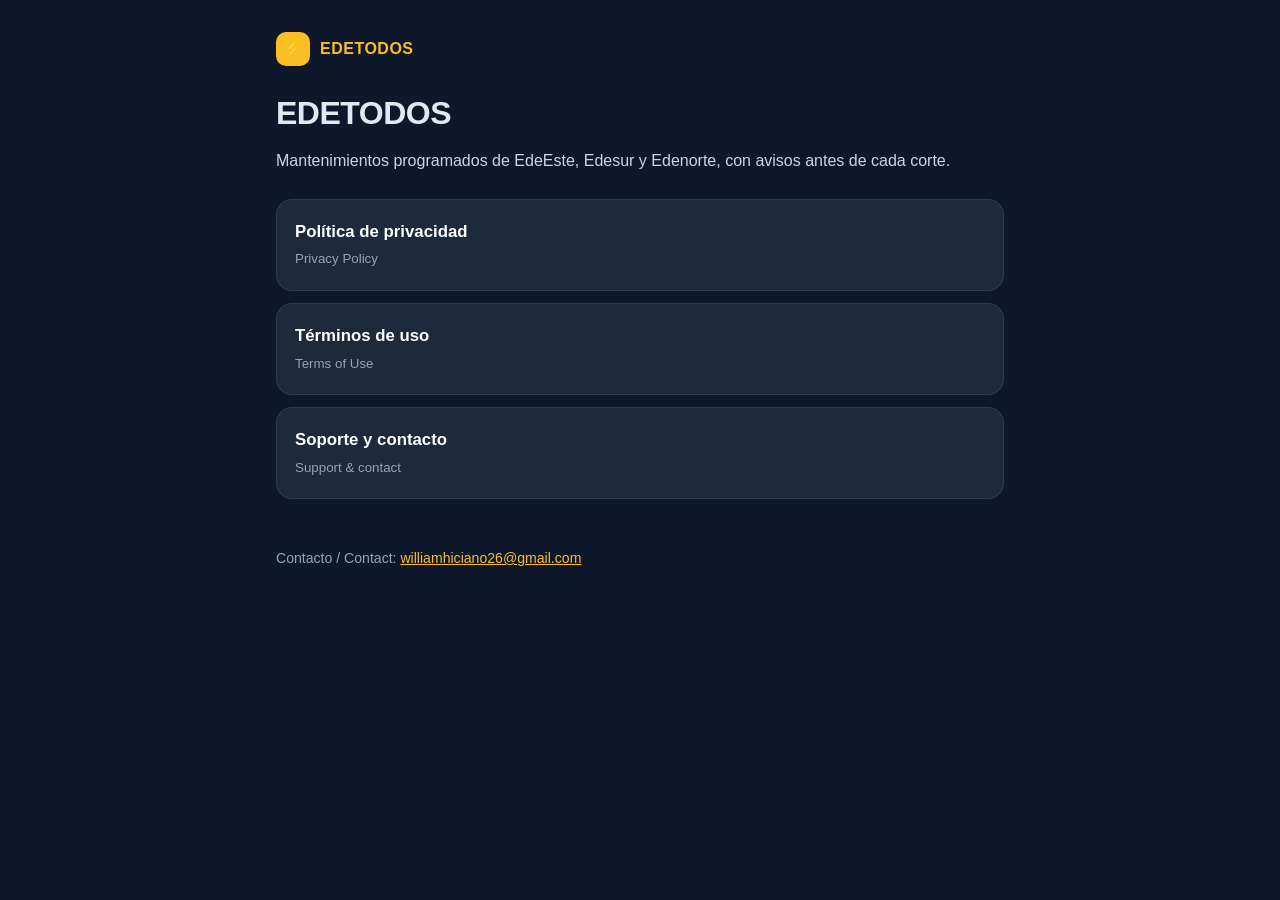
<file: index.html>
<!doctype html>
<html lang="es">
<head>
  <meta charset="utf-8">
  <meta name="viewport" content="width=device-width, initial-scale=1">
  <title>EDETODOS</title>
  <meta name="description" content="Documentos legales de la app EDETODOS.">
  <link rel="stylesheet" href="estilo.css">
</head>
<body>
<main>
  <header>
    <a class="marca" href="./"><span>⚡</span>EDETODOS</a>
  </header>
  <h1>EDETODOS</h1>
  <p>Mantenimientos programados de EdeEste, Edesur y Edenorte, con avisos antes de cada corte.</p>
  <div class="tarjetas">
    <a href="privacidad.html"><strong>Política de privacidad</strong><small>Privacy Policy</small></a>
    <a href="terminos.html"><strong>Términos de uso</strong><small>Terms of Use</small></a>
    <a href="soporte.html"><strong>Soporte y contacto</strong><small>Support &amp; contact</small></a>
  </div>
  <footer>Contacto / Contact: <a href="mailto:williamhiciano26@gmail.com">williamhiciano26@gmail.com</a></footer>
</main>
</body>
</html>
</file>
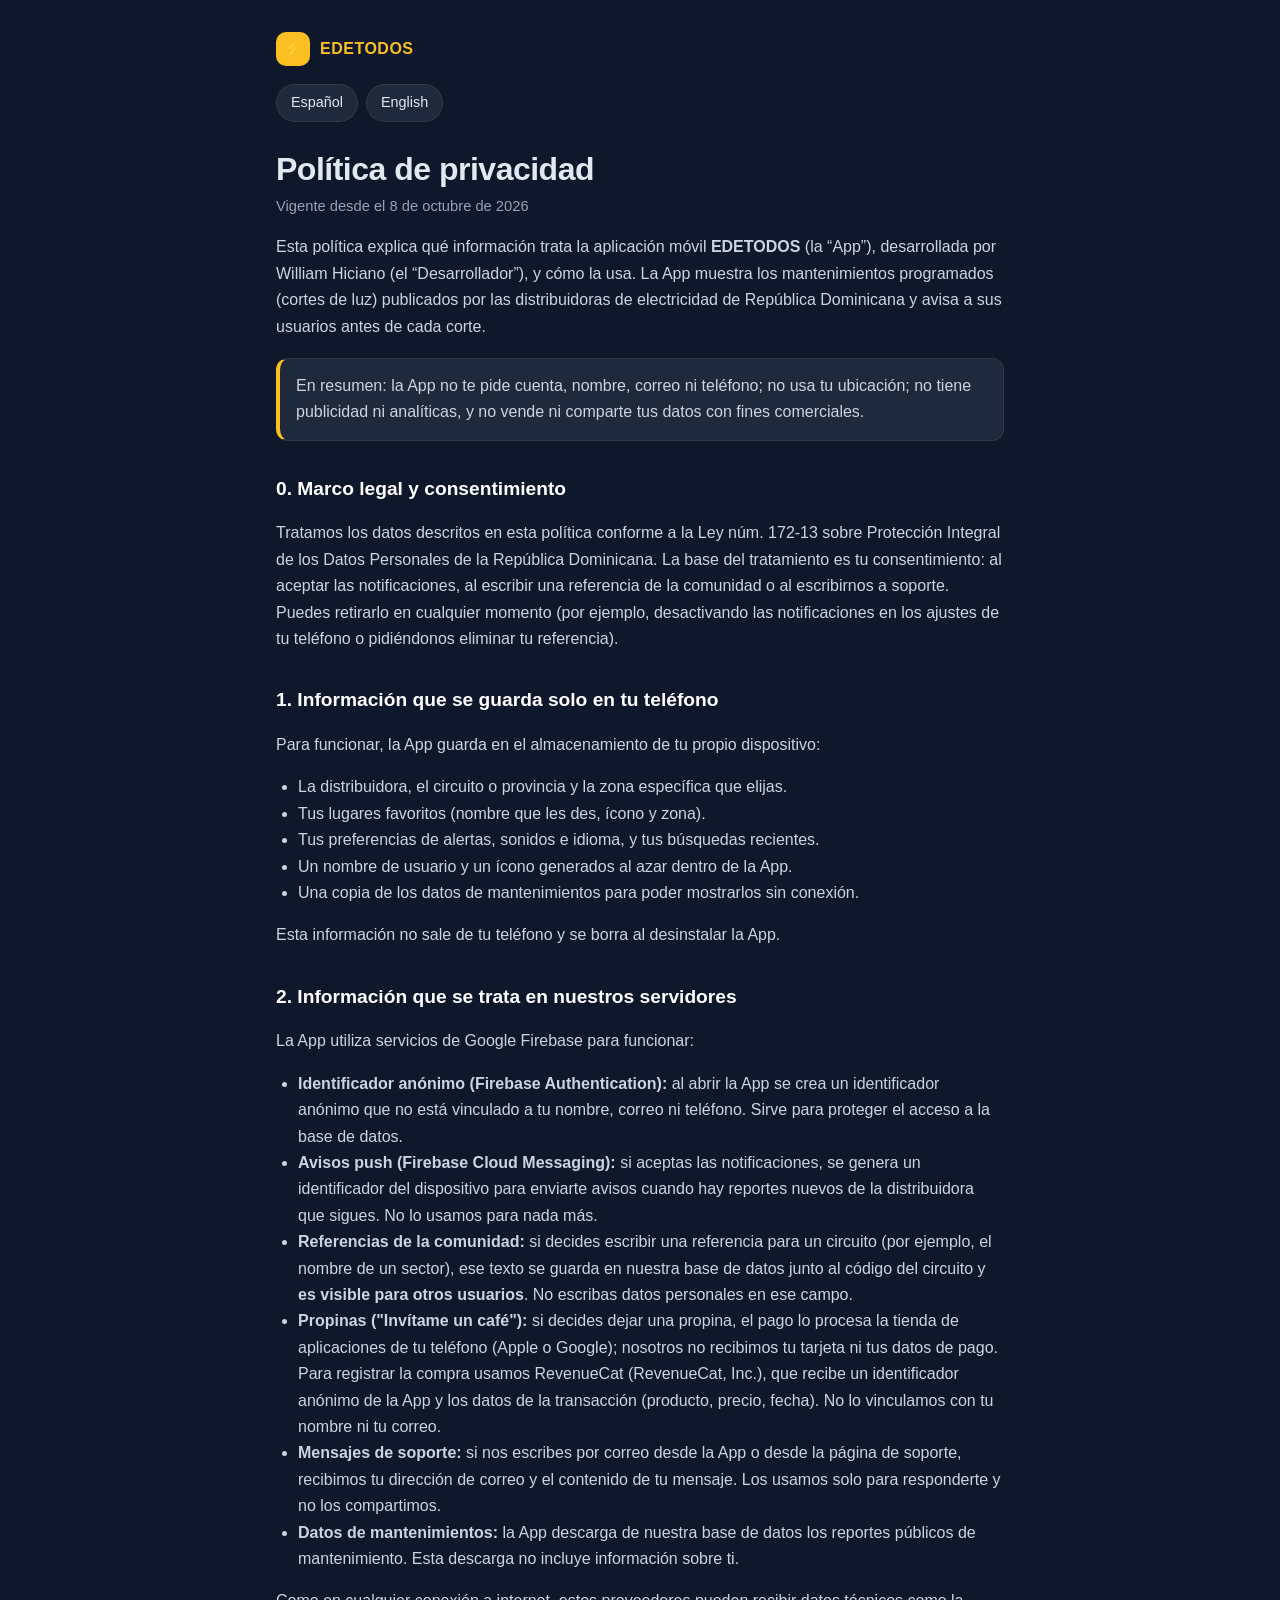
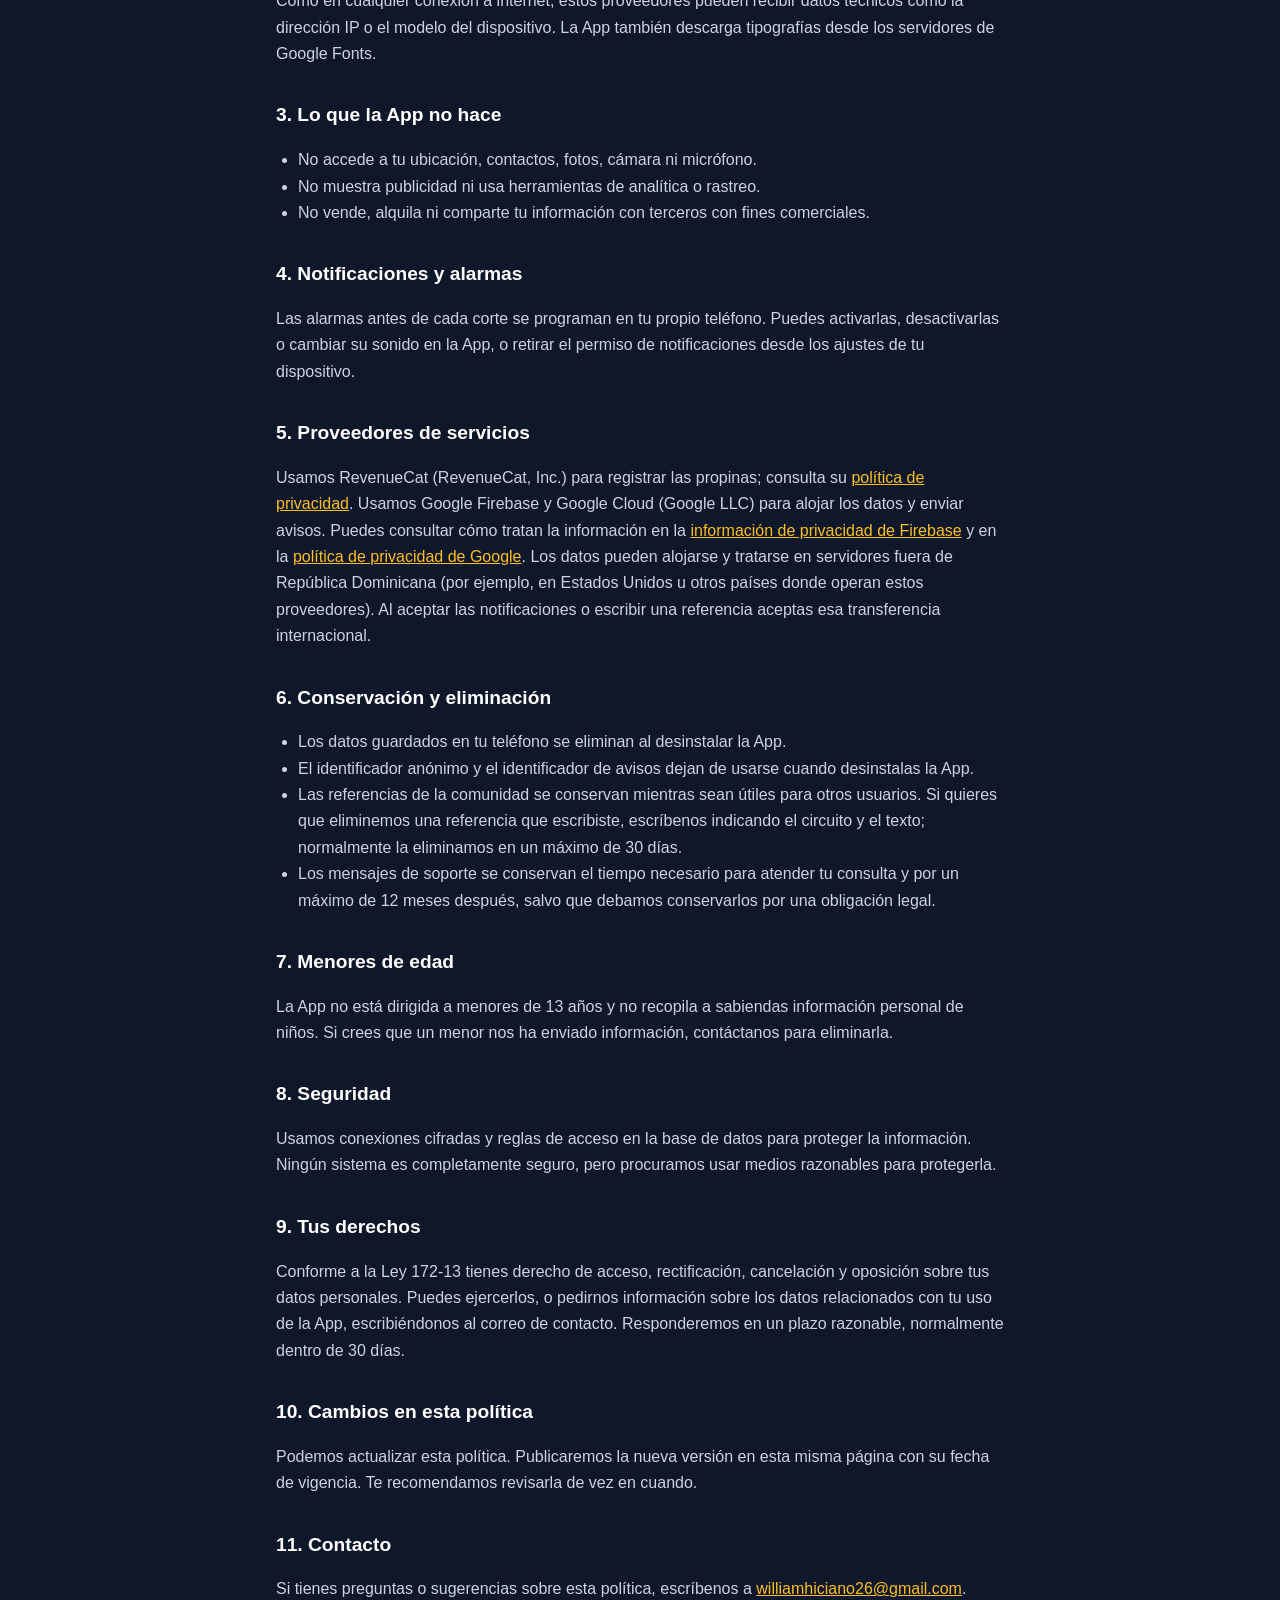
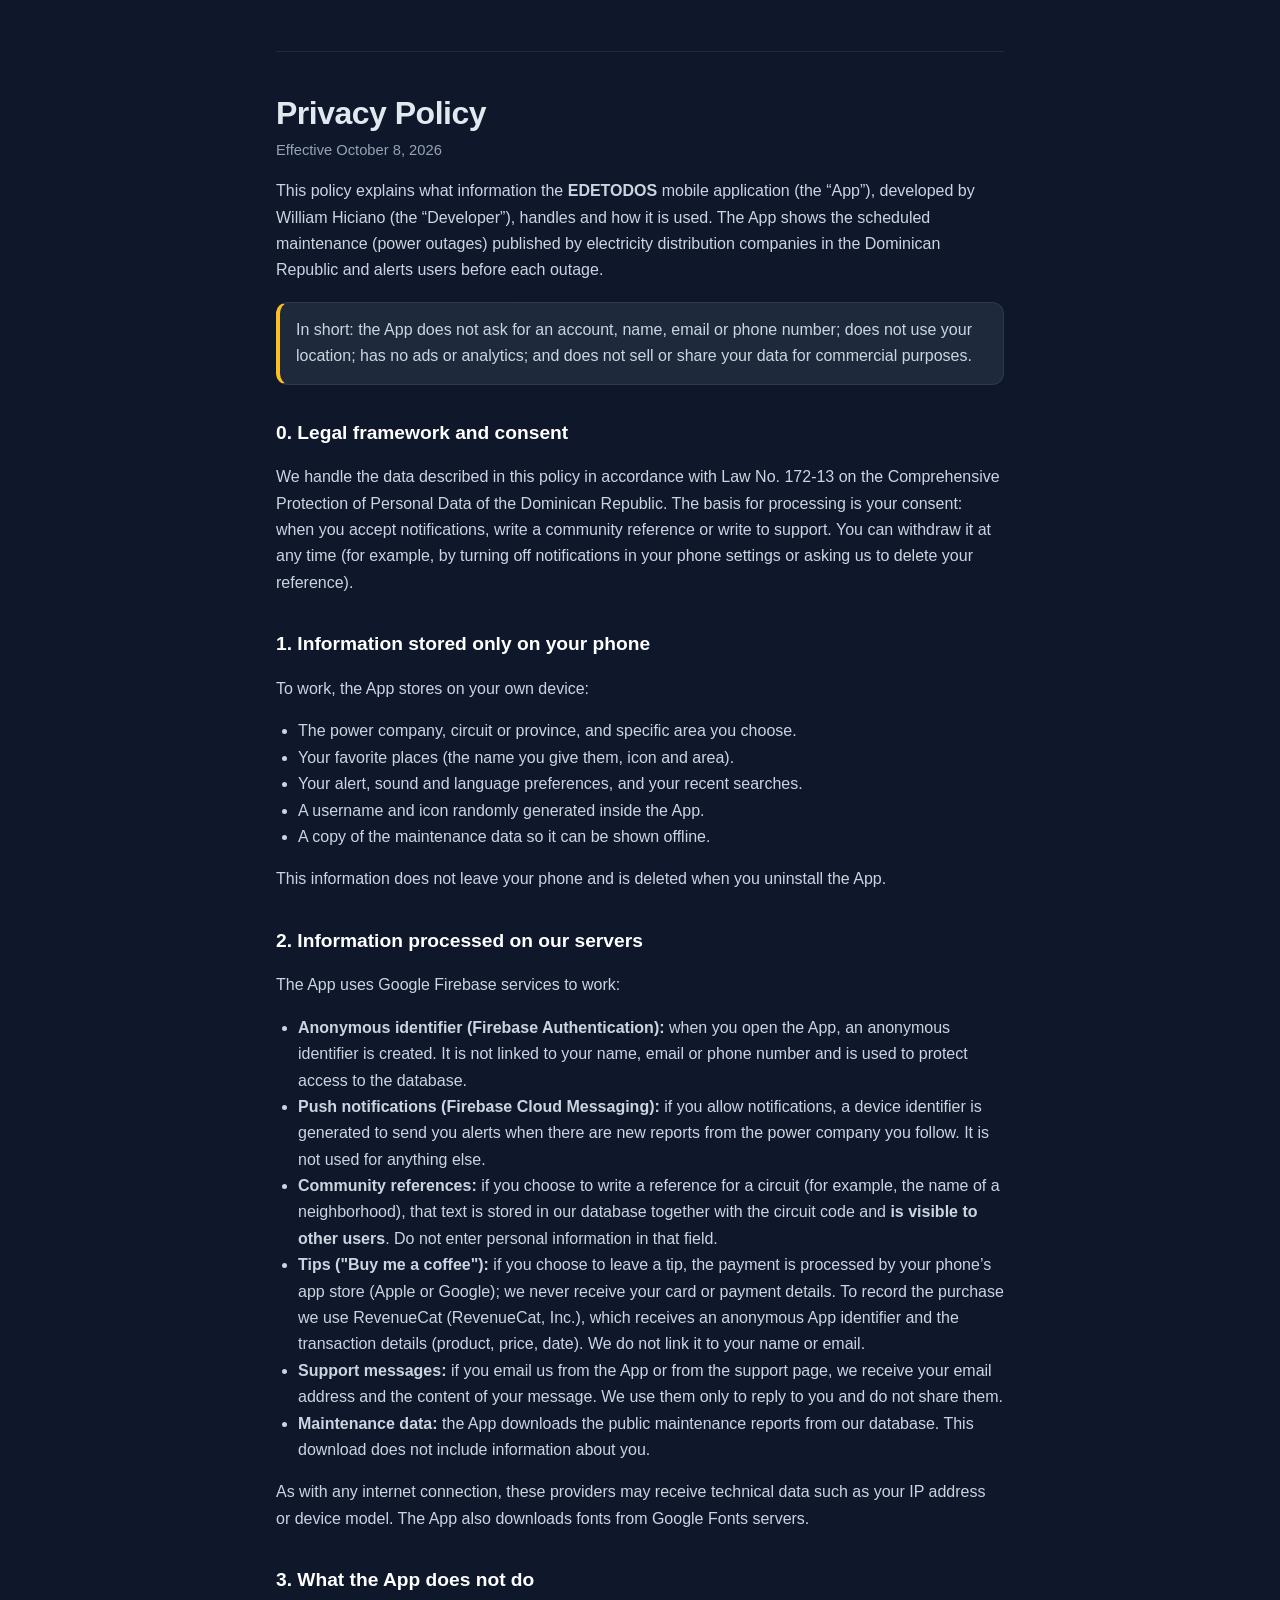
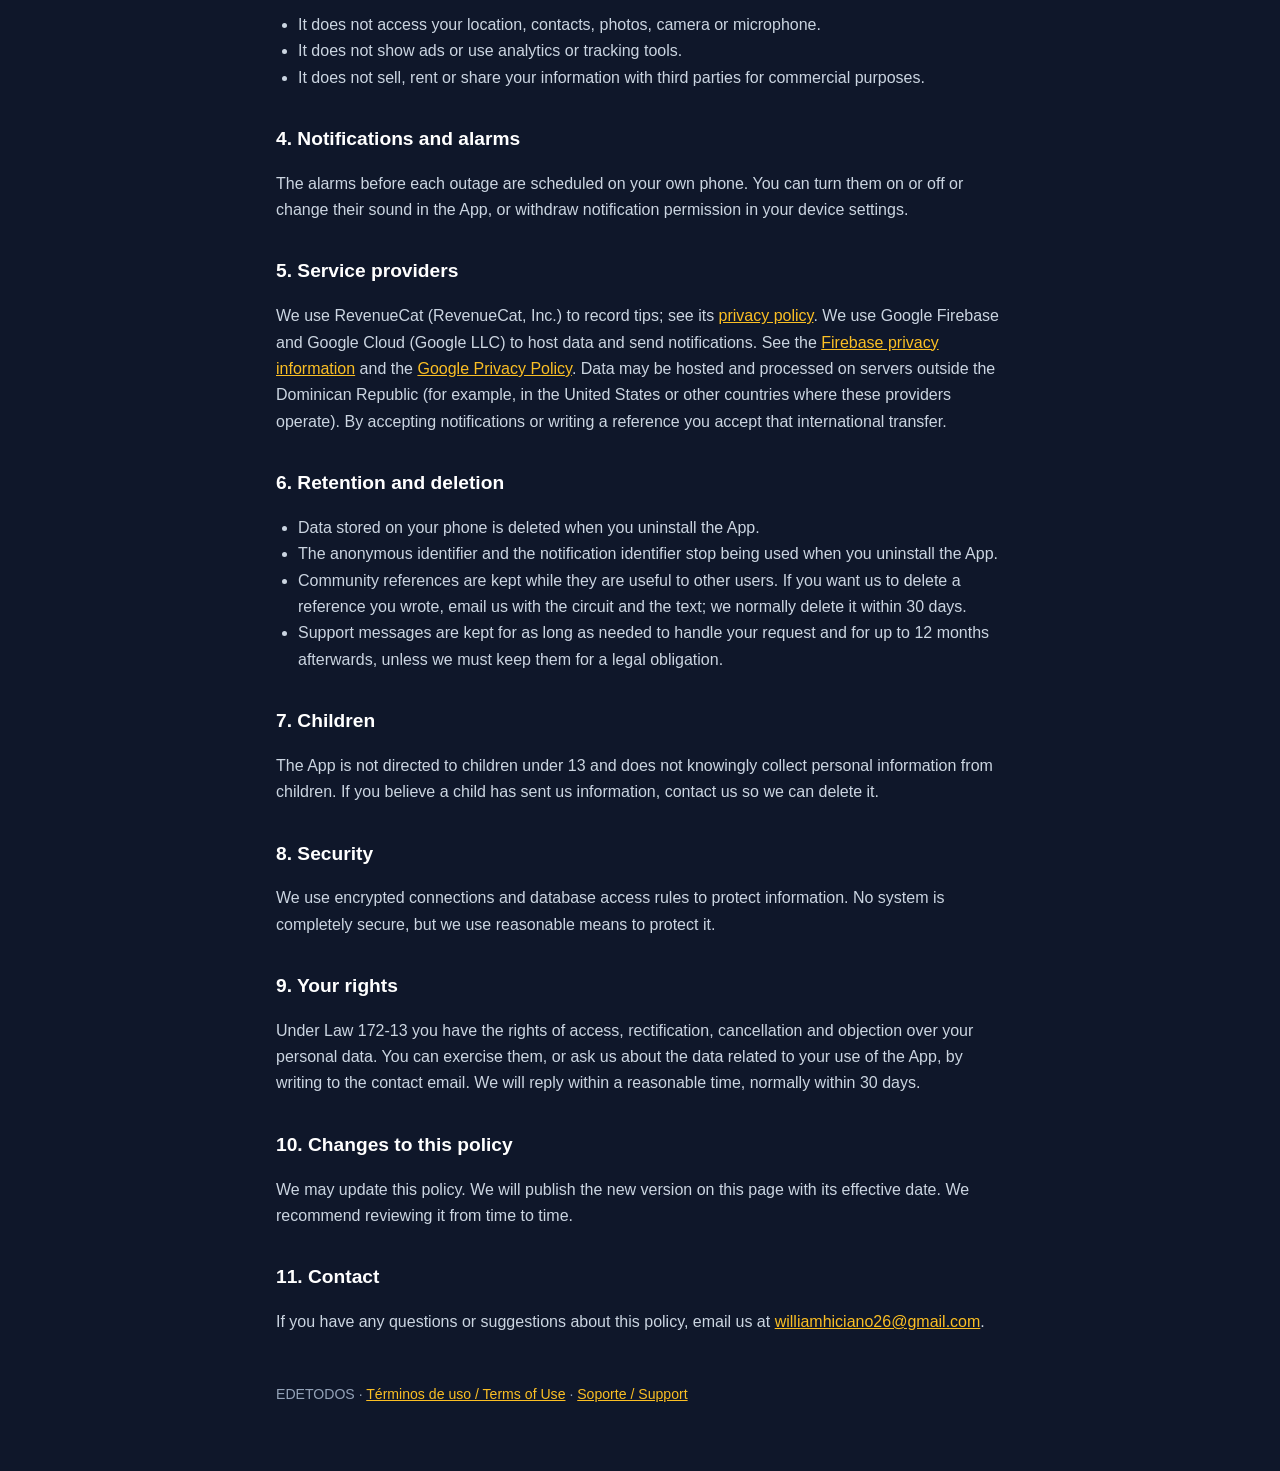
<file: privacidad.html>
<!doctype html>
<html lang="es">
<head>
  <meta charset="utf-8">
  <meta name="viewport" content="width=device-width, initial-scale=1">
  <title>Política de privacidad · EDETODOS</title>
  <meta name="description" content="Política de privacidad de la app EDETODOS.">
  <link rel="stylesheet" href="estilo.css">
</head>
<body>
<main>
  <header>
    <a class="marca" href="./"><span>⚡</span>EDETODOS</a>
    <nav class="idiomas"><a href="#es">Español</a><a href="#en">English</a></nav>
  </header>

  <section id="es" lang="es">
    <h1>Política de privacidad</h1>
    <p class="fecha">Vigente desde el 8 de octubre de 2026</p>

    <p>Esta política explica qué información trata la aplicación móvil <strong>EDETODOS</strong> (la “App”), desarrollada por William Hiciano (el “Desarrollador”), y cómo la usa. La App muestra los mantenimientos programados (cortes de luz) publicados por las distribuidoras de electricidad de República Dominicana y avisa a sus usuarios antes de cada corte.</p>

    <div class="nota"><p>En resumen: la App no te pide cuenta, nombre, correo ni teléfono; no usa tu ubicación; no tiene publicidad ni analíticas, y no vende ni comparte tus datos con fines comerciales.</p></div>

    <h2>0. Marco legal y consentimiento</h2>
    <p>Tratamos los datos descritos en esta política conforme a la Ley núm. 172-13 sobre Protección Integral de los Datos Personales de la República Dominicana. La base del tratamiento es tu consentimiento: al aceptar las notificaciones, al escribir una referencia de la comunidad o al escribirnos a soporte. Puedes retirarlo en cualquier momento (por ejemplo, desactivando las notificaciones en los ajustes de tu teléfono o pidiéndonos eliminar tu referencia).</p>

    <h2>1. Información que se guarda solo en tu teléfono</h2>
    <p>Para funcionar, la App guarda en el almacenamiento de tu propio dispositivo:</p>
    <ul>
      <li>La distribuidora, el circuito o provincia y la zona específica que elijas.</li>
      <li>Tus lugares favoritos (nombre que les des, ícono y zona).</li>
      <li>Tus preferencias de alertas, sonidos e idioma, y tus búsquedas recientes.</li>
      <li>Un nombre de usuario y un ícono generados al azar dentro de la App.</li>
      <li>Una copia de los datos de mantenimientos para poder mostrarlos sin conexión.</li>
    </ul>
    <p>Esta información no sale de tu teléfono y se borra al desinstalar la App.</p>

    <h2>2. Información que se trata en nuestros servidores</h2>
    <p>La App utiliza servicios de Google Firebase para funcionar:</p>
    <ul>
      <li><strong>Identificador anónimo (Firebase Authentication):</strong> al abrir la App se crea un identificador anónimo que no está vinculado a tu nombre, correo ni teléfono. Sirve para proteger el acceso a la base de datos.</li>
      <li><strong>Avisos push (Firebase Cloud Messaging):</strong> si aceptas las notificaciones, se genera un identificador del dispositivo para enviarte avisos cuando hay reportes nuevos de la distribuidora que sigues. No lo usamos para nada más.</li>
      <li><strong>Referencias de la comunidad:</strong> si decides escribir una referencia para un circuito (por ejemplo, el nombre de un sector), ese texto se guarda en nuestra base de datos junto al código del circuito y <strong>es visible para otros usuarios</strong>. No escribas datos personales en ese campo.</li>
      <li><strong>Propinas ("Invítame un café"):</strong> si decides dejar una propina, el pago lo procesa la tienda de aplicaciones de tu teléfono (Apple o Google); nosotros no recibimos tu tarjeta ni tus datos de pago. Para registrar la compra usamos RevenueCat (RevenueCat, Inc.), que recibe un identificador anónimo de la App y los datos de la transacción (producto, precio, fecha). No lo vinculamos con tu nombre ni tu correo.</li>
      <li><strong>Mensajes de soporte:</strong> si nos escribes por correo desde la App o desde la página de soporte, recibimos tu dirección de correo y el contenido de tu mensaje. Los usamos solo para responderte y no los compartimos.</li>
      <li><strong>Datos de mantenimientos:</strong> la App descarga de nuestra base de datos los reportes públicos de mantenimiento. Esta descarga no incluye información sobre ti.</li>
    </ul>
    <p>Como en cualquier conexión a internet, estos proveedores pueden recibir datos técnicos como la dirección IP o el modelo del dispositivo. La App también descarga tipografías desde los servidores de Google Fonts.</p>

    <h2>3. Lo que la App no hace</h2>
    <ul>
      <li>No accede a tu ubicación, contactos, fotos, cámara ni micrófono.</li>
      <li>No muestra publicidad ni usa herramientas de analítica o rastreo.</li>
      <li>No vende, alquila ni comparte tu información con terceros con fines comerciales.</li>
    </ul>

    <h2>4. Notificaciones y alarmas</h2>
    <p>Las alarmas antes de cada corte se programan en tu propio teléfono. Puedes activarlas, desactivarlas o cambiar su sonido en la App, o retirar el permiso de notificaciones desde los ajustes de tu dispositivo.</p>

    <h2>5. Proveedores de servicios</h2>
    <p>Usamos RevenueCat (RevenueCat, Inc.) para registrar las propinas; consulta su <a href="https://www.revenuecat.com/privacy" target="_blank" rel="noopener">política de privacidad</a>. Usamos Google Firebase y Google Cloud (Google LLC) para alojar los datos y enviar avisos. Puedes consultar cómo tratan la información en la <a href="https://firebase.google.com/support/privacy" target="_blank" rel="noopener">información de privacidad de Firebase</a> y en la <a href="https://policies.google.com/privacy" target="_blank" rel="noopener">política de privacidad de Google</a>. Los datos pueden alojarse y tratarse en servidores fuera de República Dominicana (por ejemplo, en Estados Unidos u otros países donde operan estos proveedores). Al aceptar las notificaciones o escribir una referencia aceptas esa transferencia internacional.</p>

    <h2>6. Conservación y eliminación</h2>
    <ul>
      <li>Los datos guardados en tu teléfono se eliminan al desinstalar la App.</li>
      <li>El identificador anónimo y el identificador de avisos dejan de usarse cuando desinstalas la App.</li>
      <li>Las referencias de la comunidad se conservan mientras sean útiles para otros usuarios. Si quieres que eliminemos una referencia que escribiste, escríbenos indicando el circuito y el texto; normalmente la eliminamos en un máximo de 30 días.</li>
      <li>Los mensajes de soporte se conservan el tiempo necesario para atender tu consulta y por un máximo de 12 meses después, salvo que debamos conservarlos por una obligación legal.</li>
    </ul>

    <h2>7. Menores de edad</h2>
    <p>La App no está dirigida a menores de 13 años y no recopila a sabiendas información personal de niños. Si crees que un menor nos ha enviado información, contáctanos para eliminarla.</p>

    <h2>8. Seguridad</h2>
    <p>Usamos conexiones cifradas y reglas de acceso en la base de datos para proteger la información. Ningún sistema es completamente seguro, pero procuramos usar medios razonables para protegerla.</p>

    <h2>9. Tus derechos</h2>
    <p>Conforme a la Ley 172-13 tienes derecho de acceso, rectificación, cancelación y oposición sobre tus datos personales. Puedes ejercerlos, o pedirnos información sobre los datos relacionados con tu uso de la App, escribiéndonos al correo de contacto. Responderemos en un plazo razonable, normalmente dentro de 30 días.</p>

    <h2>10. Cambios en esta política</h2>
    <p>Podemos actualizar esta política. Publicaremos la nueva versión en esta misma página con su fecha de vigencia. Te recomendamos revisarla de vez en cuando.</p>

    <h2>11. Contacto</h2>
    <p>Si tienes preguntas o sugerencias sobre esta política, escríbenos a <a href="mailto:williamhiciano26@gmail.com">williamhiciano26@gmail.com</a>.</p>
  </section>

  <section id="en" lang="en">
    <h1>Privacy Policy</h1>
    <p class="fecha">Effective October 8, 2026</p>

    <p>This policy explains what information the <strong>EDETODOS</strong> mobile application (the “App”), developed by William Hiciano (the “Developer”), handles and how it is used. The App shows the scheduled maintenance (power outages) published by electricity distribution companies in the Dominican Republic and alerts users before each outage.</p>

    <div class="nota"><p>In short: the App does not ask for an account, name, email or phone number; does not use your location; has no ads or analytics; and does not sell or share your data for commercial purposes.</p></div>

    <h2>0. Legal framework and consent</h2>
    <p>We handle the data described in this policy in accordance with Law No. 172-13 on the Comprehensive Protection of Personal Data of the Dominican Republic. The basis for processing is your consent: when you accept notifications, write a community reference or write to support. You can withdraw it at any time (for example, by turning off notifications in your phone settings or asking us to delete your reference).</p>

    <h2>1. Information stored only on your phone</h2>
    <p>To work, the App stores on your own device:</p>
    <ul>
      <li>The power company, circuit or province, and specific area you choose.</li>
      <li>Your favorite places (the name you give them, icon and area).</li>
      <li>Your alert, sound and language preferences, and your recent searches.</li>
      <li>A username and icon randomly generated inside the App.</li>
      <li>A copy of the maintenance data so it can be shown offline.</li>
    </ul>
    <p>This information does not leave your phone and is deleted when you uninstall the App.</p>

    <h2>2. Information processed on our servers</h2>
    <p>The App uses Google Firebase services to work:</p>
    <ul>
      <li><strong>Anonymous identifier (Firebase Authentication):</strong> when you open the App, an anonymous identifier is created. It is not linked to your name, email or phone number and is used to protect access to the database.</li>
      <li><strong>Push notifications (Firebase Cloud Messaging):</strong> if you allow notifications, a device identifier is generated to send you alerts when there are new reports from the power company you follow. It is not used for anything else.</li>
      <li><strong>Community references:</strong> if you choose to write a reference for a circuit (for example, the name of a neighborhood), that text is stored in our database together with the circuit code and <strong>is visible to other users</strong>. Do not enter personal information in that field.</li>
      <li><strong>Tips ("Buy me a coffee"):</strong> if you choose to leave a tip, the payment is processed by your phone’s app store (Apple or Google); we never receive your card or payment details. To record the purchase we use RevenueCat (RevenueCat, Inc.), which receives an anonymous App identifier and the transaction details (product, price, date). We do not link it to your name or email.</li>
      <li><strong>Support messages:</strong> if you email us from the App or from the support page, we receive your email address and the content of your message. We use them only to reply to you and do not share them.</li>
      <li><strong>Maintenance data:</strong> the App downloads the public maintenance reports from our database. This download does not include information about you.</li>
    </ul>
    <p>As with any internet connection, these providers may receive technical data such as your IP address or device model. The App also downloads fonts from Google Fonts servers.</p>

    <h2>3. What the App does not do</h2>
    <ul>
      <li>It does not access your location, contacts, photos, camera or microphone.</li>
      <li>It does not show ads or use analytics or tracking tools.</li>
      <li>It does not sell, rent or share your information with third parties for commercial purposes.</li>
    </ul>

    <h2>4. Notifications and alarms</h2>
    <p>The alarms before each outage are scheduled on your own phone. You can turn them on or off or change their sound in the App, or withdraw notification permission in your device settings.</p>

    <h2>5. Service providers</h2>
    <p>We use RevenueCat (RevenueCat, Inc.) to record tips; see its <a href="https://www.revenuecat.com/privacy" target="_blank" rel="noopener">privacy policy</a>. We use Google Firebase and Google Cloud (Google LLC) to host data and send notifications. See the <a href="https://firebase.google.com/support/privacy" target="_blank" rel="noopener">Firebase privacy information</a> and the <a href="https://policies.google.com/privacy" target="_blank" rel="noopener">Google Privacy Policy</a>. Data may be hosted and processed on servers outside the Dominican Republic (for example, in the United States or other countries where these providers operate). By accepting notifications or writing a reference you accept that international transfer.</p>

    <h2>6. Retention and deletion</h2>
    <ul>
      <li>Data stored on your phone is deleted when you uninstall the App.</li>
      <li>The anonymous identifier and the notification identifier stop being used when you uninstall the App.</li>
      <li>Community references are kept while they are useful to other users. If you want us to delete a reference you wrote, email us with the circuit and the text; we normally delete it within 30 days.</li>
      <li>Support messages are kept for as long as needed to handle your request and for up to 12 months afterwards, unless we must keep them for a legal obligation.</li>
    </ul>

    <h2>7. Children</h2>
    <p>The App is not directed to children under 13 and does not knowingly collect personal information from children. If you believe a child has sent us information, contact us so we can delete it.</p>

    <h2>8. Security</h2>
    <p>We use encrypted connections and database access rules to protect information. No system is completely secure, but we use reasonable means to protect it.</p>

    <h2>9. Your rights</h2>
    <p>Under Law 172-13 you have the rights of access, rectification, cancellation and objection over your personal data. You can exercise them, or ask us about the data related to your use of the App, by writing to the contact email. We will reply within a reasonable time, normally within 30 days.</p>

    <h2>10. Changes to this policy</h2>
    <p>We may update this policy. We will publish the new version on this page with its effective date. We recommend reviewing it from time to time.</p>

    <h2>11. Contact</h2>
    <p>If you have any questions or suggestions about this policy, email us at <a href="mailto:williamhiciano26@gmail.com">williamhiciano26@gmail.com</a>.</p>
  </section>

  <footer>EDETODOS · <a href="terminos.html">Términos de uso / Terms of Use</a> · <a href="soporte.html">Soporte / Support</a></footer>
</main>
</body>
</html>
</file>
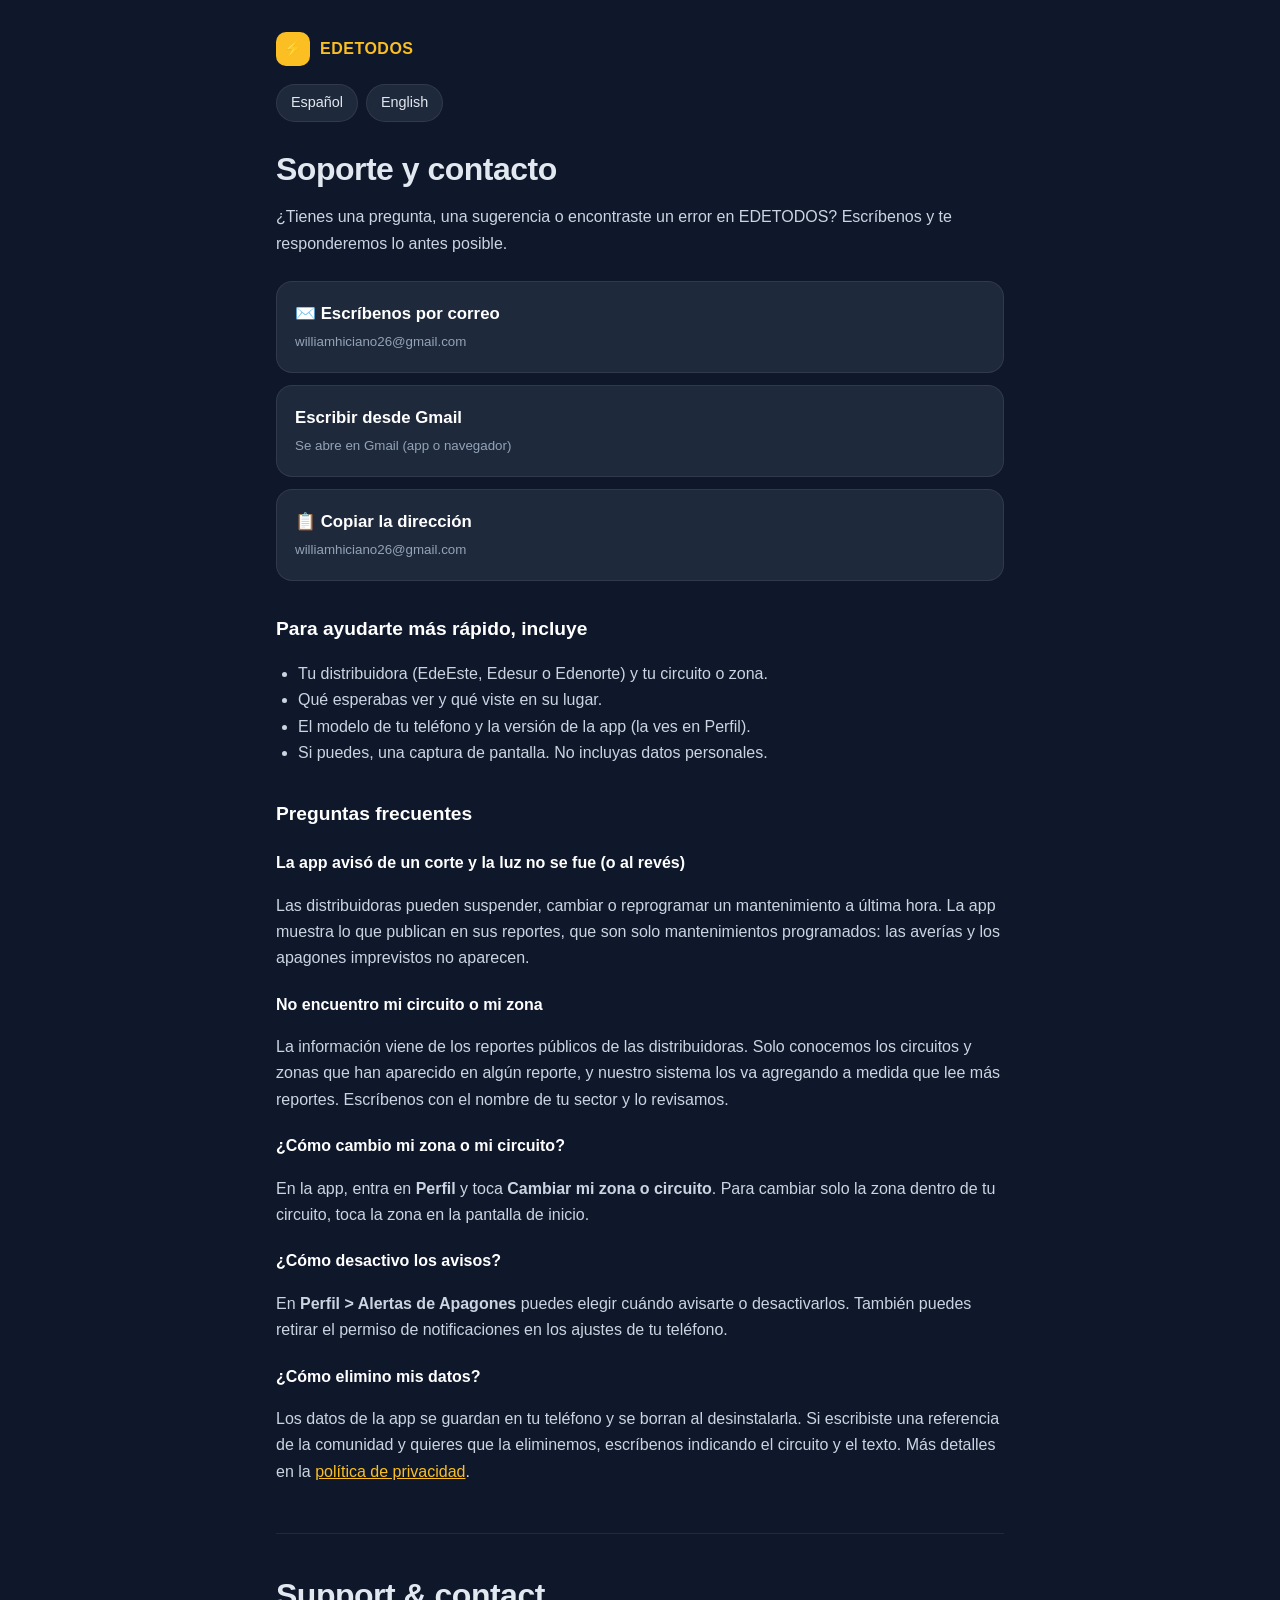
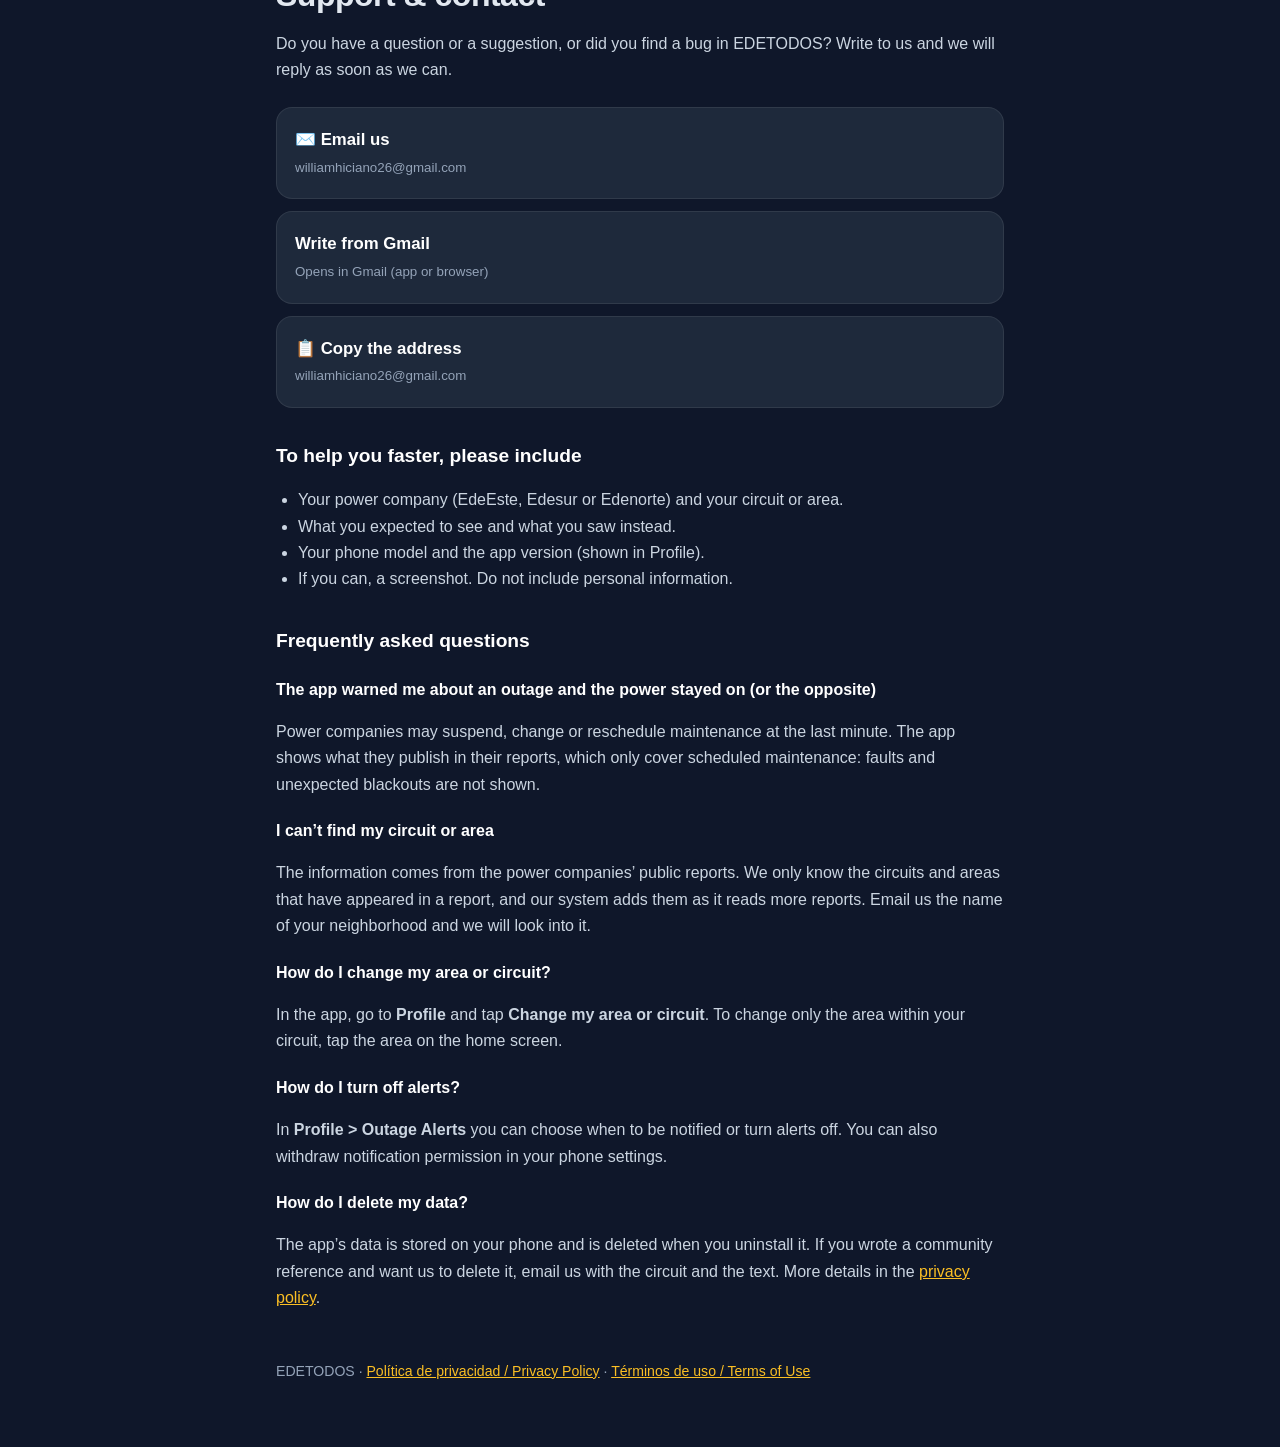
<file: soporte.html>
<!doctype html>
<html lang="es">
<head>
  <meta charset="utf-8">
  <meta name="viewport" content="width=device-width, initial-scale=1">
  <title>Soporte y contacto · EDETODOS</title>
  <meta name="description" content="Soporte y contacto de la app EDETODOS.">
  <link rel="stylesheet" href="estilo.css">
</head>
<body>
<main>
  <header>
    <a class="marca" href="./"><span>⚡</span>EDETODOS</a>
    <nav class="idiomas"><a href="#es">Español</a><a href="#en">English</a></nav>
  </header>

  <section id="es" lang="es">
    <h1>Soporte y contacto</h1>
    <p>¿Tienes una pregunta, una sugerencia o encontraste un error en EDETODOS? Escríbenos y te responderemos lo antes posible.</p>

    <div class="tarjetas">
      <a href="mailto:williamhiciano26@gmail.com?subject=EDETODOS%20-%20Consulta"><strong>✉️ Escríbenos por correo</strong><small>williamhiciano26@gmail.com</small></a>
      <a href="https://mail.google.com/mail/?view=cm&amp;fs=1&amp;to=williamhiciano26@gmail.com&amp;su=EDETODOS%20-%20Consulta" target="_blank" rel="noopener"><strong>Escribir desde Gmail</strong><small>Se abre en Gmail (app o navegador)</small></a>
      <button type="button" class="copiar" data-correo="williamhiciano26@gmail.com" data-ok="¡Copiado!"><strong>📋 Copiar la dirección</strong><small>williamhiciano26@gmail.com</small></button>
    </div>

    <h2>Para ayudarte más rápido, incluye</h2>
    <ul>
      <li>Tu distribuidora (EdeEste, Edesur o Edenorte) y tu circuito o zona.</li>
      <li>Qué esperabas ver y qué viste en su lugar.</li>
      <li>El modelo de tu teléfono y la versión de la app (la ves en Perfil).</li>
      <li>Si puedes, una captura de pantalla. No incluyas datos personales.</li>
    </ul>

    <h2>Preguntas frecuentes</h2>

    <h3>La app avisó de un corte y la luz no se fue (o al revés)</h3>
    <p>Las distribuidoras pueden suspender, cambiar o reprogramar un mantenimiento a última hora. La app muestra lo que publican en sus reportes, que son solo mantenimientos programados: las averías y los apagones imprevistos no aparecen.</p>

    <h3>No encuentro mi circuito o mi zona</h3>
    <p>La información viene de los reportes públicos de las distribuidoras. Solo conocemos los circuitos y zonas que han aparecido en algún reporte, y nuestro sistema los va agregando a medida que lee más reportes. Escríbenos con el nombre de tu sector y lo revisamos.</p>

    <h3>¿Cómo cambio mi zona o mi circuito?</h3>
    <p>En la app, entra en <strong>Perfil</strong> y toca <strong>Cambiar mi zona o circuito</strong>. Para cambiar solo la zona dentro de tu circuito, toca la zona en la pantalla de inicio.</p>

    <h3>¿Cómo desactivo los avisos?</h3>
    <p>En <strong>Perfil &gt; Alertas de Apagones</strong> puedes elegir cuándo avisarte o desactivarlos. También puedes retirar el permiso de notificaciones en los ajustes de tu teléfono.</p>

    <h3>¿Cómo elimino mis datos?</h3>
    <p>Los datos de la app se guardan en tu teléfono y se borran al desinstalarla. Si escribiste una referencia de la comunidad y quieres que la eliminemos, escríbenos indicando el circuito y el texto. Más detalles en la <a href="privacidad.html">política de privacidad</a>.</p>
  </section>

  <section id="en" lang="en">
    <h1>Support &amp; contact</h1>
    <p>Do you have a question or a suggestion, or did you find a bug in EDETODOS? Write to us and we will reply as soon as we can.</p>

    <div class="tarjetas">
      <a href="mailto:williamhiciano26@gmail.com?subject=EDETODOS%20-%20Inquiry"><strong>✉️ Email us</strong><small>williamhiciano26@gmail.com</small></a>
      <a href="https://mail.google.com/mail/?view=cm&amp;fs=1&amp;to=williamhiciano26@gmail.com&amp;su=EDETODOS%20-%20Inquiry" target="_blank" rel="noopener"><strong>Write from Gmail</strong><small>Opens in Gmail (app or browser)</small></a>
      <button type="button" class="copiar" data-correo="williamhiciano26@gmail.com" data-ok="Copied!"><strong>📋 Copy the address</strong><small>williamhiciano26@gmail.com</small></button>
    </div>

    <h2>To help you faster, please include</h2>
    <ul>
      <li>Your power company (EdeEste, Edesur or Edenorte) and your circuit or area.</li>
      <li>What you expected to see and what you saw instead.</li>
      <li>Your phone model and the app version (shown in Profile).</li>
      <li>If you can, a screenshot. Do not include personal information.</li>
    </ul>

    <h2>Frequently asked questions</h2>

    <h3>The app warned me about an outage and the power stayed on (or the opposite)</h3>
    <p>Power companies may suspend, change or reschedule maintenance at the last minute. The app shows what they publish in their reports, which only cover scheduled maintenance: faults and unexpected blackouts are not shown.</p>

    <h3>I can’t find my circuit or area</h3>
    <p>The information comes from the power companies’ public reports. We only know the circuits and areas that have appeared in a report, and our system adds them as it reads more reports. Email us the name of your neighborhood and we will look into it.</p>

    <h3>How do I change my area or circuit?</h3>
    <p>In the app, go to <strong>Profile</strong> and tap <strong>Change my area or circuit</strong>. To change only the area within your circuit, tap the area on the home screen.</p>

    <h3>How do I turn off alerts?</h3>
    <p>In <strong>Profile &gt; Outage Alerts</strong> you can choose when to be notified or turn alerts off. You can also withdraw notification permission in your phone settings.</p>

    <h3>How do I delete my data?</h3>
    <p>The app’s data is stored on your phone and is deleted when you uninstall it. If you wrote a community reference and want us to delete it, email us with the circuit and the text. More details in the <a href="privacidad.html">privacy policy</a>.</p>
  </section>

  <footer>EDETODOS · <a href="privacidad.html">Política de privacidad / Privacy Policy</a> · <a href="terminos.html">Términos de uso / Terms of Use</a></footer>
</main>
<script>
  // Botones "Copiar": copian el correo y lo avisan en el mismo botón.
  document.querySelectorAll('button.copiar').forEach(function (b) {
    b.addEventListener('click', function () {
      var correo = b.getAttribute('data-correo');
      var aviso = b.querySelector('small');
      var original = aviso.textContent;
      function listo() { aviso.textContent = b.getAttribute('data-ok'); setTimeout(function () { aviso.textContent = original; }, 2000); }
      if (navigator.clipboard && navigator.clipboard.writeText) {
        navigator.clipboard.writeText(correo).then(listo, function () { window.prompt('Email:', correo); });
      } else {
        window.prompt('Email:', correo);
      }
    });
  });
</script>
</body>
</html>
</file>
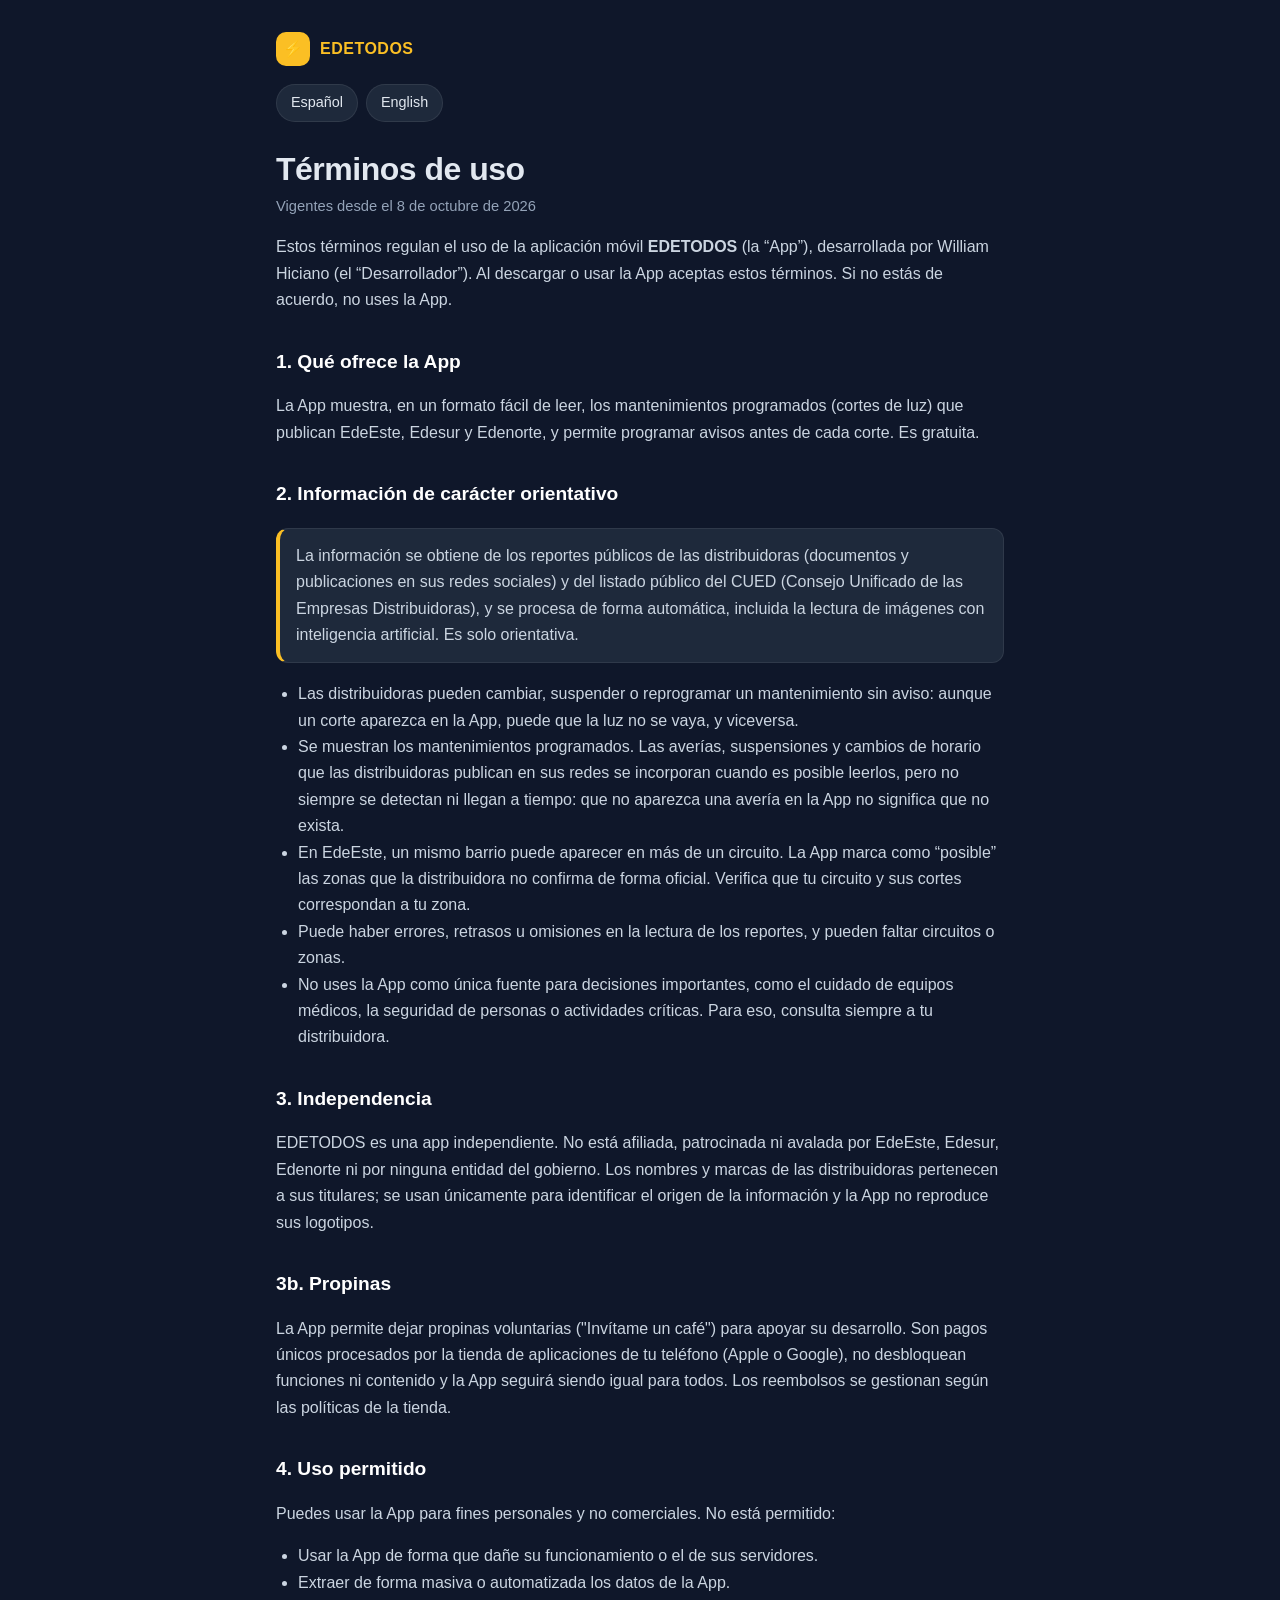
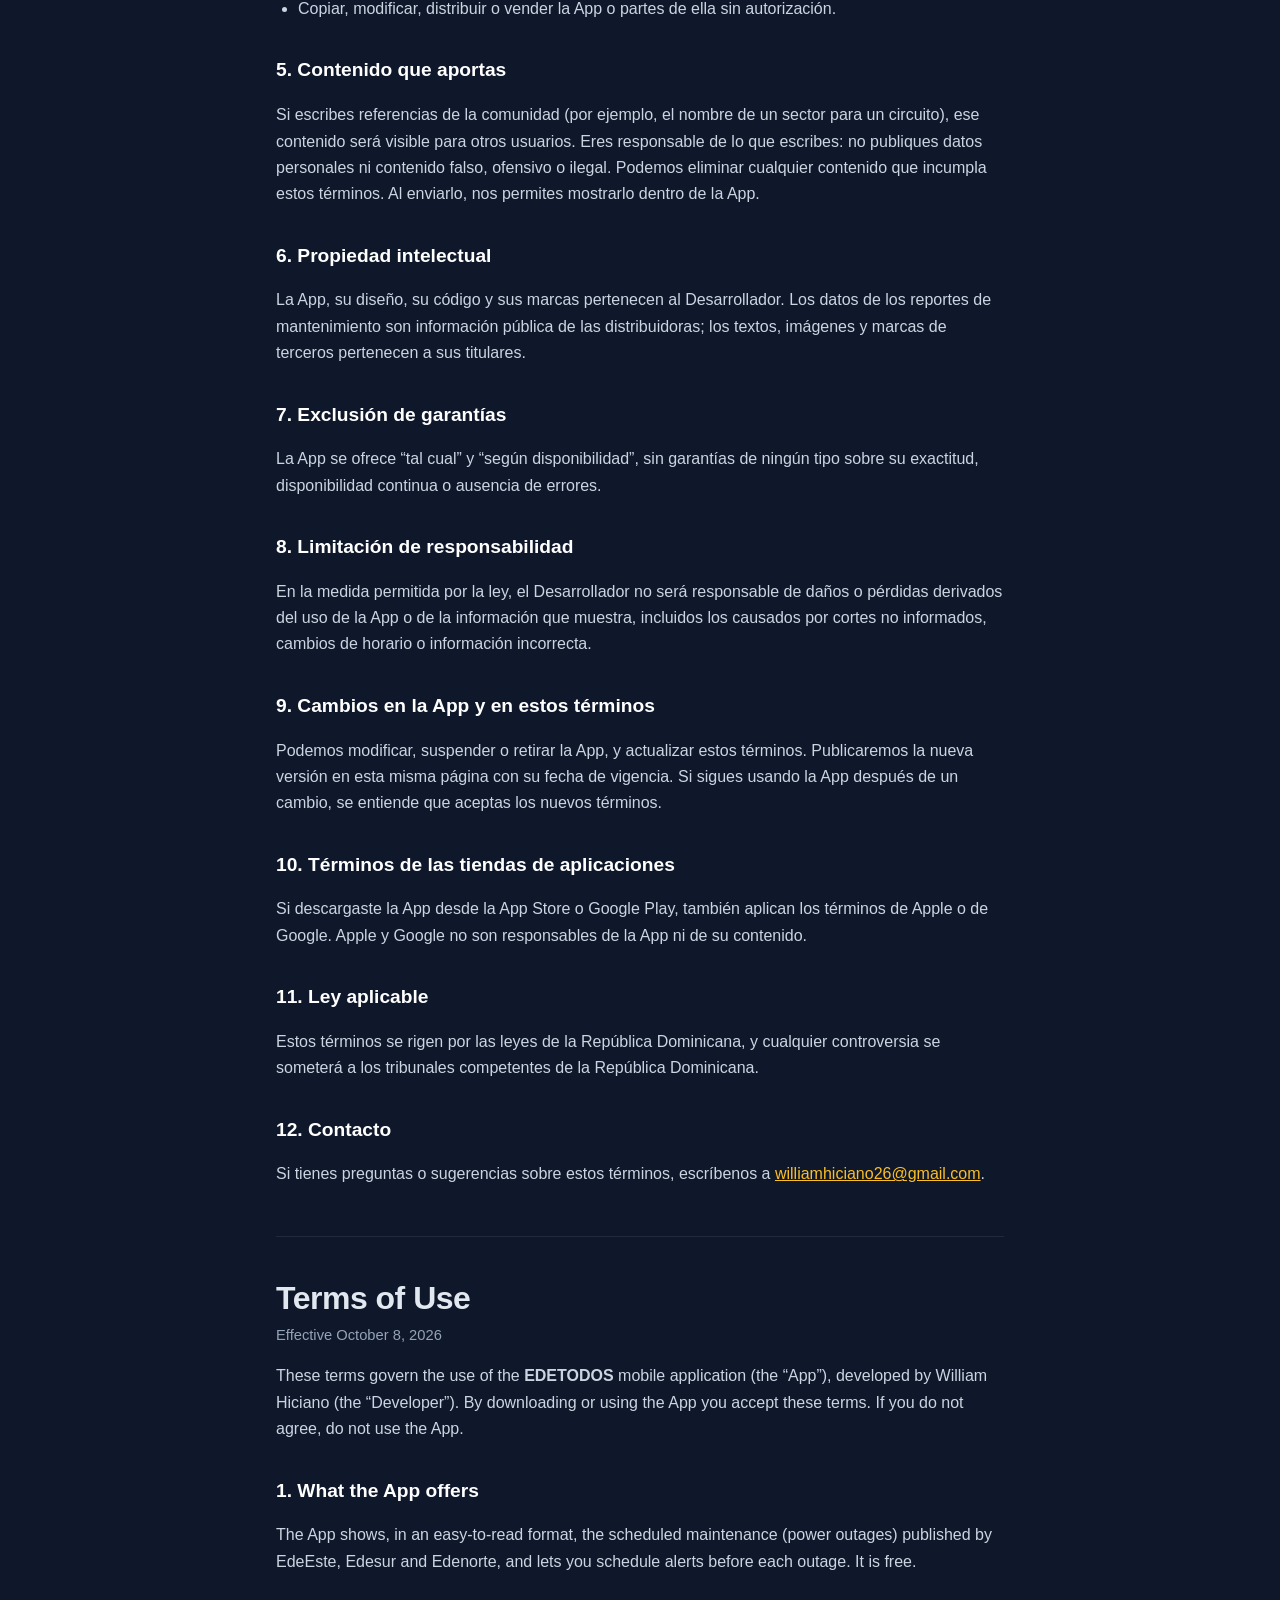
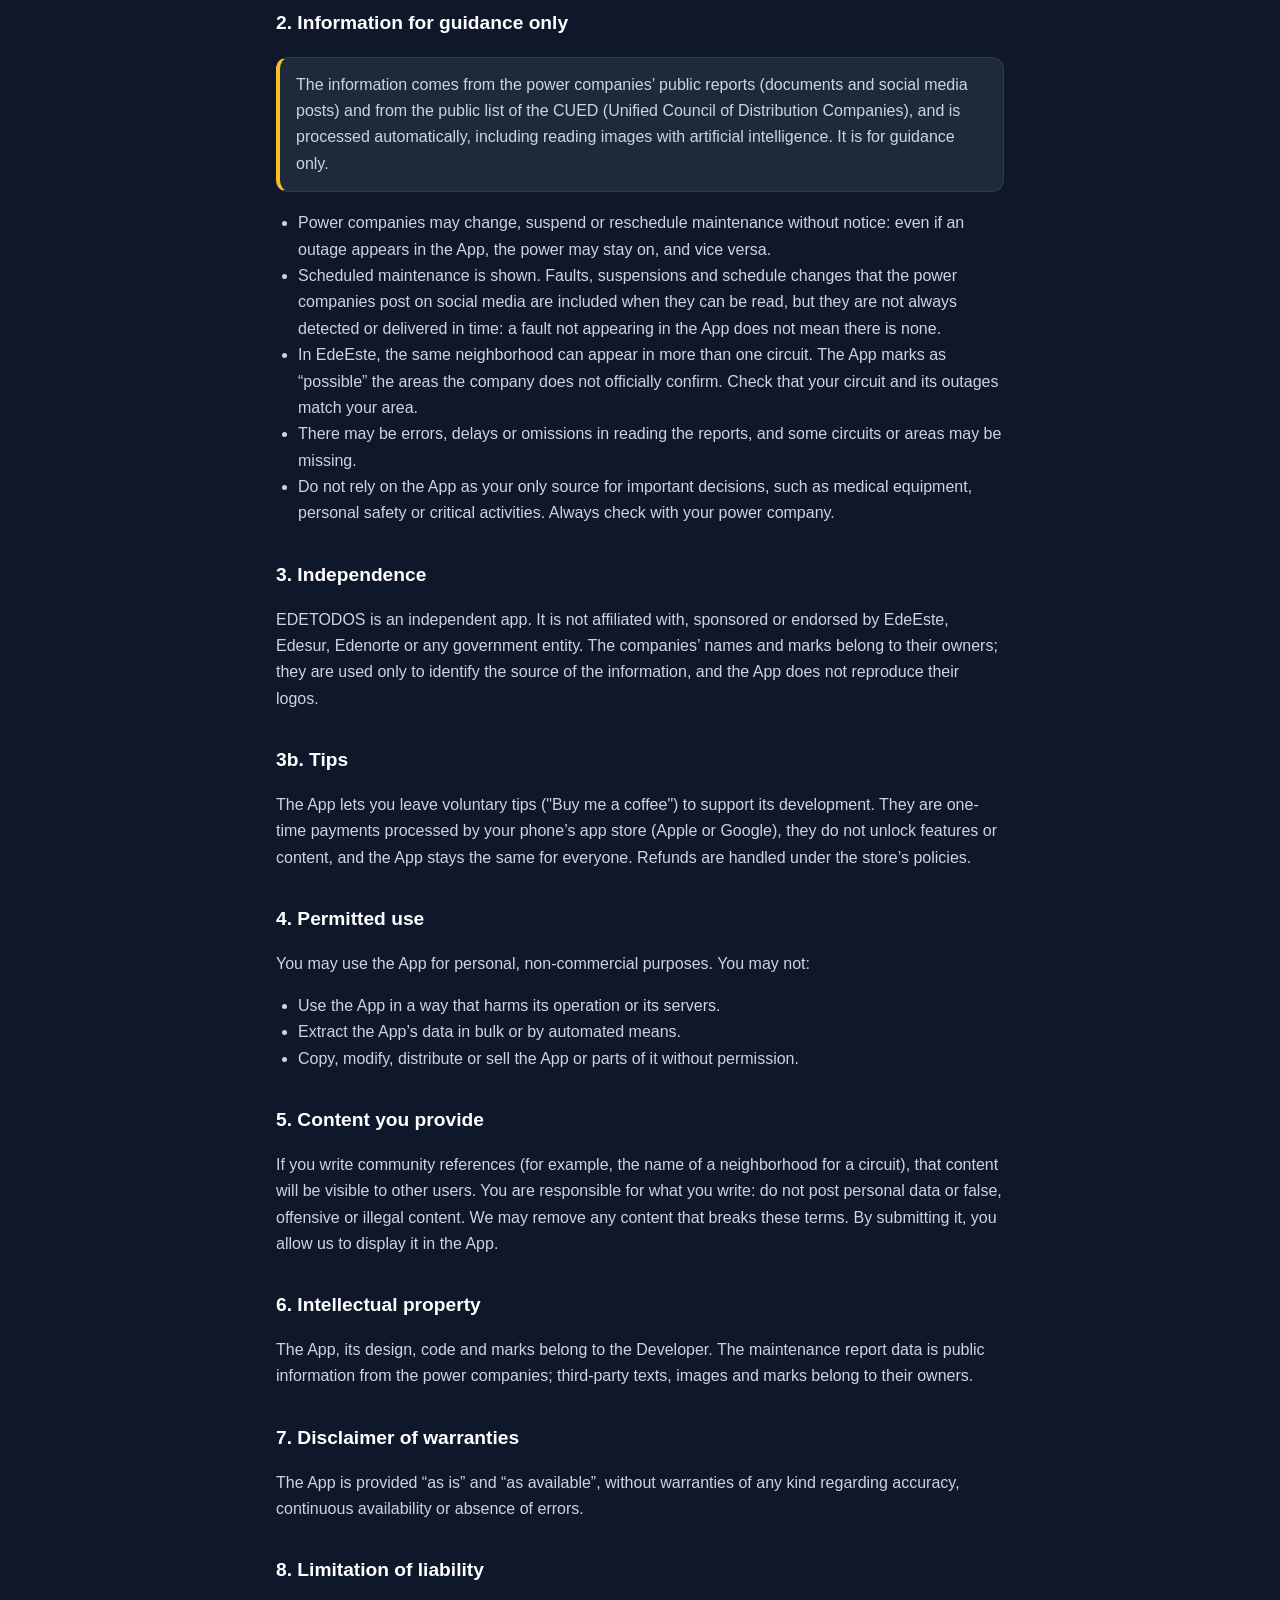
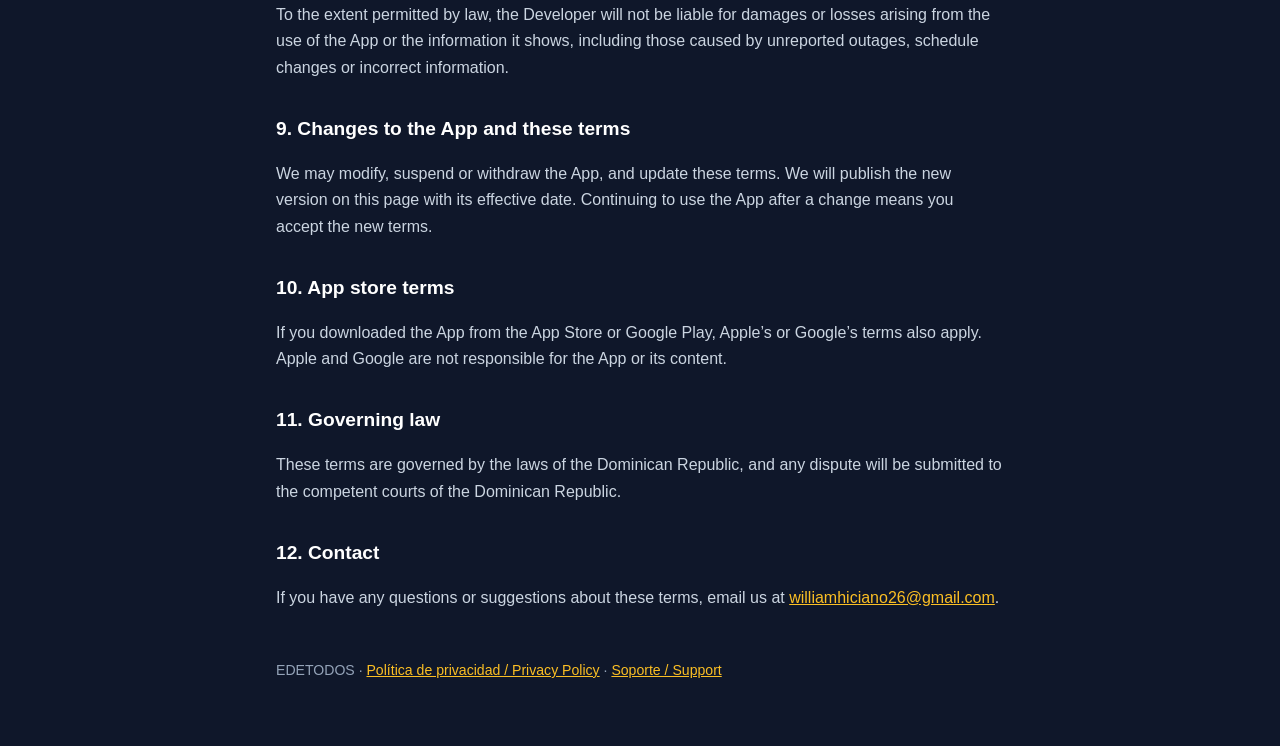
<file: terminos.html>
<!doctype html>
<html lang="es">
<head>
  <meta charset="utf-8">
  <meta name="viewport" content="width=device-width, initial-scale=1">
  <title>Términos de uso · EDETODOS</title>
  <meta name="description" content="Términos de uso de la app EDETODOS.">
  <link rel="stylesheet" href="estilo.css">
</head>
<body>
<main>
  <header>
    <a class="marca" href="./"><span>⚡</span>EDETODOS</a>
    <nav class="idiomas"><a href="#es">Español</a><a href="#en">English</a></nav>
  </header>

  <section id="es" lang="es">
    <h1>Términos de uso</h1>
    <p class="fecha">Vigentes desde el 8 de octubre de 2026</p>

    <p>Estos términos regulan el uso de la aplicación móvil <strong>EDETODOS</strong> (la “App”), desarrollada por William Hiciano (el “Desarrollador”). Al descargar o usar la App aceptas estos términos. Si no estás de acuerdo, no uses la App.</p>

    <h2>1. Qué ofrece la App</h2>
    <p>La App muestra, en un formato fácil de leer, los mantenimientos programados (cortes de luz) que publican EdeEste, Edesur y Edenorte, y permite programar avisos antes de cada corte. Es gratuita.</p>

    <h2>2. Información de carácter orientativo</h2>
    <div class="nota"><p>La información se obtiene de los reportes públicos de las distribuidoras (documentos y publicaciones en sus redes sociales) y del listado público del CUED (Consejo Unificado de las Empresas Distribuidoras), y se procesa de forma automática, incluida la lectura de imágenes con inteligencia artificial. Es solo orientativa.</p></div>
    <ul>
      <li>Las distribuidoras pueden cambiar, suspender o reprogramar un mantenimiento sin aviso: aunque un corte aparezca en la App, puede que la luz no se vaya, y viceversa.</li>
      <li>Se muestran los mantenimientos programados. Las averías, suspensiones y cambios de horario que las distribuidoras publican en sus redes se incorporan cuando es posible leerlos, pero no siempre se detectan ni llegan a tiempo: que no aparezca una avería en la App no significa que no exista.</li>
      <li>En EdeEste, un mismo barrio puede aparecer en más de un circuito. La App marca como “posible” las zonas que la distribuidora no confirma de forma oficial. Verifica que tu circuito y sus cortes correspondan a tu zona.</li>
      <li>Puede haber errores, retrasos u omisiones en la lectura de los reportes, y pueden faltar circuitos o zonas.</li>
      <li>No uses la App como única fuente para decisiones importantes, como el cuidado de equipos médicos, la seguridad de personas o actividades críticas. Para eso, consulta siempre a tu distribuidora.</li>
    </ul>

    <h2>3. Independencia</h2>
    <p>EDETODOS es una app independiente. No está afiliada, patrocinada ni avalada por EdeEste, Edesur, Edenorte ni por ninguna entidad del gobierno. Los nombres y marcas de las distribuidoras pertenecen a sus titulares; se usan únicamente para identificar el origen de la información y la App no reproduce sus logotipos.</p>

    <h2>3b. Propinas</h2>
    <p>La App permite dejar propinas voluntarias ("Invítame un café") para apoyar su desarrollo. Son pagos únicos procesados por la tienda de aplicaciones de tu teléfono (Apple o Google), no desbloquean funciones ni contenido y la App seguirá siendo igual para todos. Los reembolsos se gestionan según las políticas de la tienda.</p>

    <h2>4. Uso permitido</h2>
    <p>Puedes usar la App para fines personales y no comerciales. No está permitido:</p>
    <ul>
      <li>Usar la App de forma que dañe su funcionamiento o el de sus servidores.</li>
      <li>Extraer de forma masiva o automatizada los datos de la App.</li>
      <li>Copiar, modificar, distribuir o vender la App o partes de ella sin autorización.</li>
    </ul>

    <h2>5. Contenido que aportas</h2>
    <p>Si escribes referencias de la comunidad (por ejemplo, el nombre de un sector para un circuito), ese contenido será visible para otros usuarios. Eres responsable de lo que escribes: no publiques datos personales ni contenido falso, ofensivo o ilegal. Podemos eliminar cualquier contenido que incumpla estos términos. Al enviarlo, nos permites mostrarlo dentro de la App.</p>

    <h2>6. Propiedad intelectual</h2>
    <p>La App, su diseño, su código y sus marcas pertenecen al Desarrollador. Los datos de los reportes de mantenimiento son información pública de las distribuidoras; los textos, imágenes y marcas de terceros pertenecen a sus titulares.</p>

    <h2>7. Exclusión de garantías</h2>
    <p>La App se ofrece “tal cual” y “según disponibilidad”, sin garantías de ningún tipo sobre su exactitud, disponibilidad continua o ausencia de errores.</p>

    <h2>8. Limitación de responsabilidad</h2>
    <p>En la medida permitida por la ley, el Desarrollador no será responsable de daños o pérdidas derivados del uso de la App o de la información que muestra, incluidos los causados por cortes no informados, cambios de horario o información incorrecta.</p>

    <h2>9. Cambios en la App y en estos términos</h2>
    <p>Podemos modificar, suspender o retirar la App, y actualizar estos términos. Publicaremos la nueva versión en esta misma página con su fecha de vigencia. Si sigues usando la App después de un cambio, se entiende que aceptas los nuevos términos.</p>

    <h2>10. Términos de las tiendas de aplicaciones</h2>
    <p>Si descargaste la App desde la App Store o Google Play, también aplican los términos de Apple o de Google. Apple y Google no son responsables de la App ni de su contenido.</p>

    <h2>11. Ley aplicable</h2>
    <p>Estos términos se rigen por las leyes de la República Dominicana, y cualquier controversia se someterá a los tribunales competentes de la República Dominicana.</p>

    <h2>12. Contacto</h2>
    <p>Si tienes preguntas o sugerencias sobre estos términos, escríbenos a <a href="mailto:williamhiciano26@gmail.com">williamhiciano26@gmail.com</a>.</p>
  </section>

  <section id="en" lang="en">
    <h1>Terms of Use</h1>
    <p class="fecha">Effective October 8, 2026</p>

    <p>These terms govern the use of the <strong>EDETODOS</strong> mobile application (the “App”), developed by William Hiciano (the “Developer”). By downloading or using the App you accept these terms. If you do not agree, do not use the App.</p>

    <h2>1. What the App offers</h2>
    <p>The App shows, in an easy-to-read format, the scheduled maintenance (power outages) published by EdeEste, Edesur and Edenorte, and lets you schedule alerts before each outage. It is free.</p>

    <h2>2. Information for guidance only</h2>
    <div class="nota"><p>The information comes from the power companies’ public reports (documents and social media posts) and from the public list of the CUED (Unified Council of Distribution Companies), and is processed automatically, including reading images with artificial intelligence. It is for guidance only.</p></div>
    <ul>
      <li>Power companies may change, suspend or reschedule maintenance without notice: even if an outage appears in the App, the power may stay on, and vice versa.</li>
      <li>Scheduled maintenance is shown. Faults, suspensions and schedule changes that the power companies post on social media are included when they can be read, but they are not always detected or delivered in time: a fault not appearing in the App does not mean there is none.</li>
      <li>In EdeEste, the same neighborhood can appear in more than one circuit. The App marks as “possible” the areas the company does not officially confirm. Check that your circuit and its outages match your area.</li>
      <li>There may be errors, delays or omissions in reading the reports, and some circuits or areas may be missing.</li>
      <li>Do not rely on the App as your only source for important decisions, such as medical equipment, personal safety or critical activities. Always check with your power company.</li>
    </ul>

    <h2>3. Independence</h2>
    <p>EDETODOS is an independent app. It is not affiliated with, sponsored or endorsed by EdeEste, Edesur, Edenorte or any government entity. The companies’ names and marks belong to their owners; they are used only to identify the source of the information, and the App does not reproduce their logos.</p>

    <h2>3b. Tips</h2>
    <p>The App lets you leave voluntary tips ("Buy me a coffee") to support its development. They are one-time payments processed by your phone’s app store (Apple or Google), they do not unlock features or content, and the App stays the same for everyone. Refunds are handled under the store’s policies.</p>

    <h2>4. Permitted use</h2>
    <p>You may use the App for personal, non-commercial purposes. You may not:</p>
    <ul>
      <li>Use the App in a way that harms its operation or its servers.</li>
      <li>Extract the App’s data in bulk or by automated means.</li>
      <li>Copy, modify, distribute or sell the App or parts of it without permission.</li>
    </ul>

    <h2>5. Content you provide</h2>
    <p>If you write community references (for example, the name of a neighborhood for a circuit), that content will be visible to other users. You are responsible for what you write: do not post personal data or false, offensive or illegal content. We may remove any content that breaks these terms. By submitting it, you allow us to display it in the App.</p>

    <h2>6. Intellectual property</h2>
    <p>The App, its design, code and marks belong to the Developer. The maintenance report data is public information from the power companies; third-party texts, images and marks belong to their owners.</p>

    <h2>7. Disclaimer of warranties</h2>
    <p>The App is provided “as is” and “as available”, without warranties of any kind regarding accuracy, continuous availability or absence of errors.</p>

    <h2>8. Limitation of liability</h2>
    <p>To the extent permitted by law, the Developer will not be liable for damages or losses arising from the use of the App or the information it shows, including those caused by unreported outages, schedule changes or incorrect information.</p>

    <h2>9. Changes to the App and these terms</h2>
    <p>We may modify, suspend or withdraw the App, and update these terms. We will publish the new version on this page with its effective date. Continuing to use the App after a change means you accept the new terms.</p>

    <h2>10. App store terms</h2>
    <p>If you downloaded the App from the App Store or Google Play, Apple’s or Google’s terms also apply. Apple and Google are not responsible for the App or its content.</p>

    <h2>11. Governing law</h2>
    <p>These terms are governed by the laws of the Dominican Republic, and any dispute will be submitted to the competent courts of the Dominican Republic.</p>

    <h2>12. Contact</h2>
    <p>If you have any questions or suggestions about these terms, email us at <a href="mailto:williamhiciano26@gmail.com">williamhiciano26@gmail.com</a>.</p>
  </section>

  <footer>EDETODOS · <a href="privacidad.html">Política de privacidad / Privacy Policy</a> · <a href="soporte.html">Soporte / Support</a></footer>
</main>
</body>
</html>
</file>
<file: estilo.css>
:root {
  --fondo: #0F172A;
  --tarjeta: #1E293B;
  --texto: #E2E8F0;
  --suave: #94A3B8;
  --ambar: #FBBF24;
  --borde: rgba(255, 255, 255, 0.08);
}
* { box-sizing: border-box; }
html { scroll-behavior: smooth; }
body {
  margin: 0;
  background: var(--fondo);
  color: var(--texto);
  font-family: -apple-system, BlinkMacSystemFont, "Segoe UI", Roboto, "Helvetica Neue", Arial, sans-serif;
  line-height: 1.65;
  font-size: 16px;
}
main { max-width: 760px; margin: 0 auto; padding: 32px 16px 64px; }
header { margin-bottom: 28px; }
.marca { display: inline-flex; align-items: center; gap: 10px; color: var(--ambar); font-weight: 800; letter-spacing: 0.5px; text-decoration: none; }
.marca span { display: grid; place-items: center; width: 34px; height: 34px; border-radius: 10px; background: var(--ambar); color: var(--fondo); }
h1 { font-size: 2rem; line-height: 1.2; margin: 18px 0 6px; letter-spacing: -0.5px; }
h2 { font-size: 1.2rem; margin: 32px 0 8px; color: #fff; }
h3 { font-size: 1rem; margin: 20px 0 6px; color: #fff; }
p, li { color: #CBD5E1; }
a { color: var(--ambar); }
ul { padding-left: 22px; }
.fecha { color: var(--suave); font-size: 0.92rem; margin: 0; }
.idiomas { display: flex; gap: 8px; margin: 18px 0 8px; }
.idiomas a { padding: 6px 14px; border-radius: 999px; border: 1px solid var(--borde); color: var(--texto); text-decoration: none; font-size: 0.9rem; background: var(--tarjeta); }
.idiomas a:hover { border-color: var(--ambar); }
.nota { background: var(--tarjeta); border: 1px solid var(--borde); border-left: 4px solid var(--ambar); border-radius: 12px; padding: 14px 16px; margin: 18px 0; }
.nota p { margin: 0; }
section + section { border-top: 1px solid var(--borde); margin-top: 48px; padding-top: 24px; }
.tarjetas { display: grid; gap: 12px; margin-top: 24px; }
.tarjetas a { display: block; padding: 18px; border-radius: 16px; background: var(--tarjeta); border: 1px solid var(--borde); text-decoration: none; color: var(--texto); }
.tarjetas a:hover, .tarjetas button:hover { border-color: var(--ambar); }
.tarjetas button { display: block; width: 100%; text-align: left; font: inherit; cursor: pointer; padding: 18px; border-radius: 16px; background: var(--tarjeta); border: 1px solid var(--borde); color: var(--texto); }
.tarjetas strong { display: block; font-size: 1.05rem; color: #fff; }
.tarjetas small { color: var(--suave); }
footer { margin-top: 48px; color: var(--suave); font-size: 0.88rem; }
</file>
